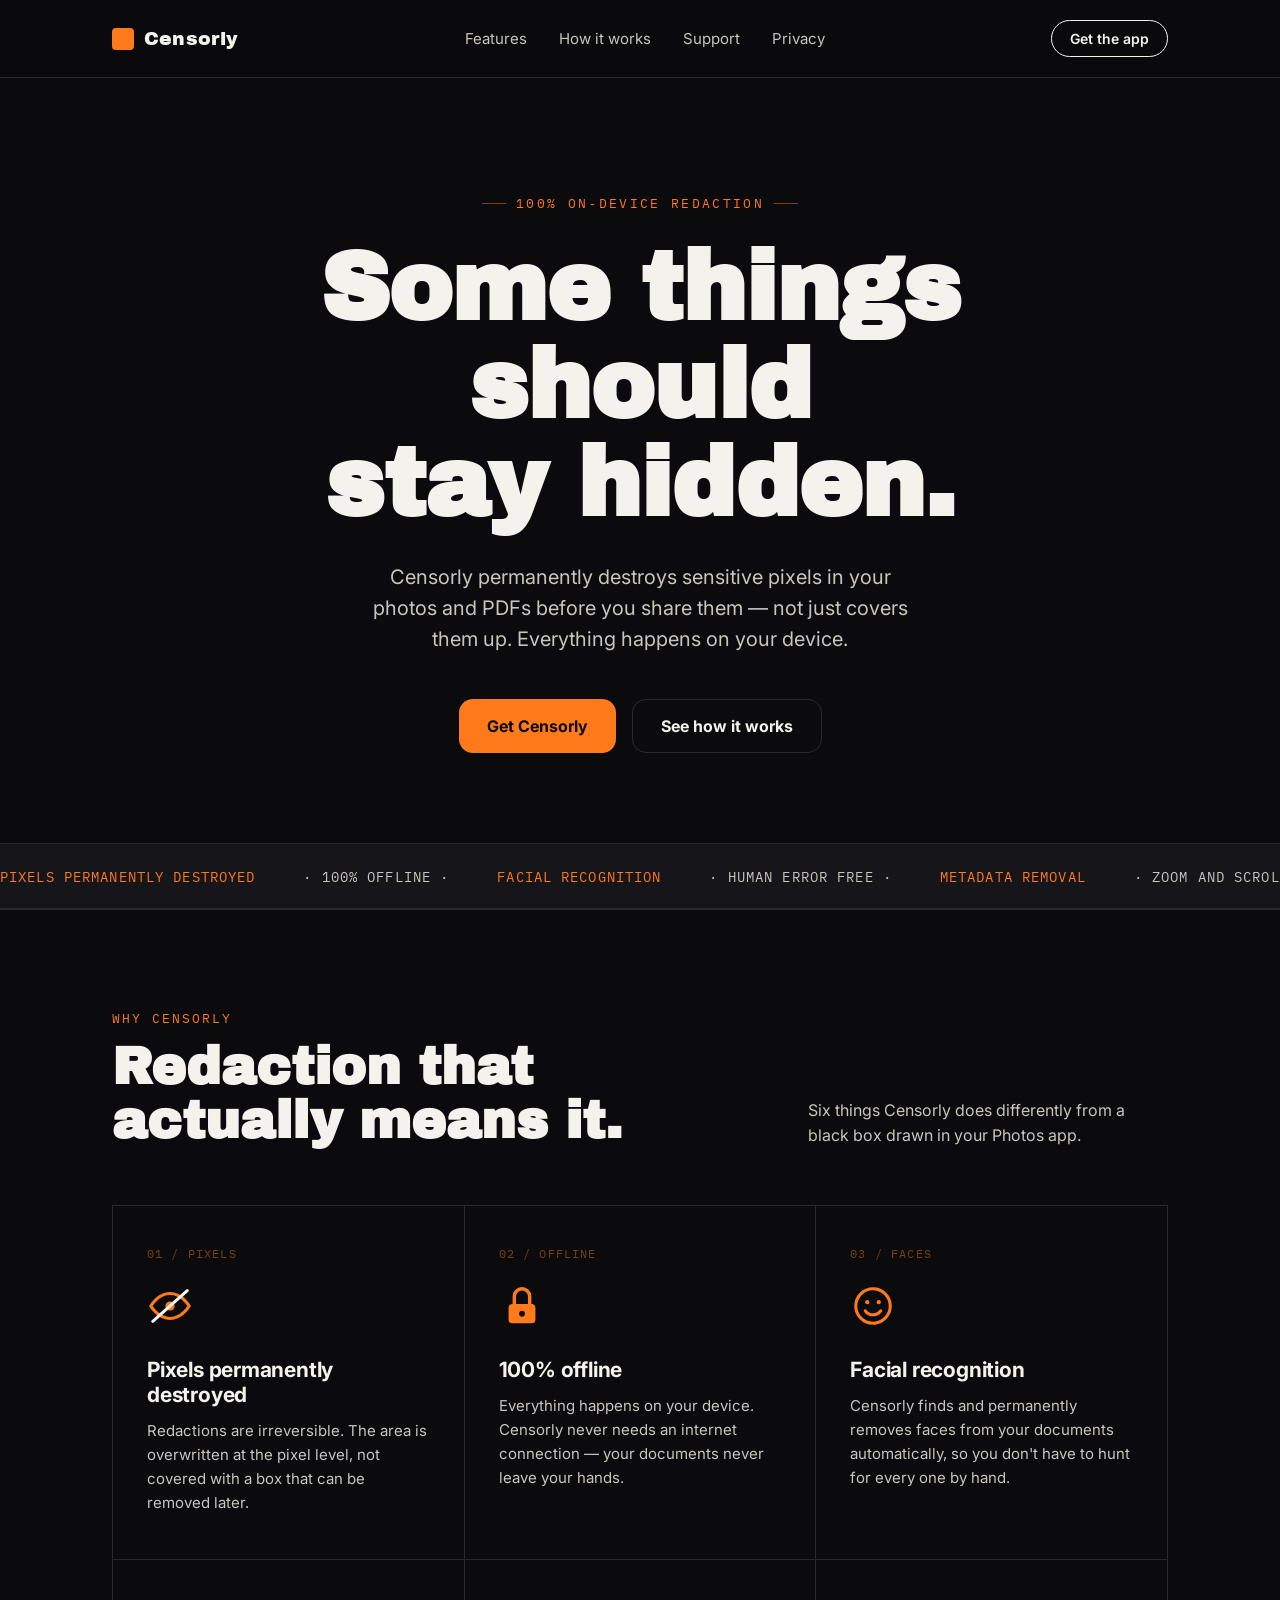
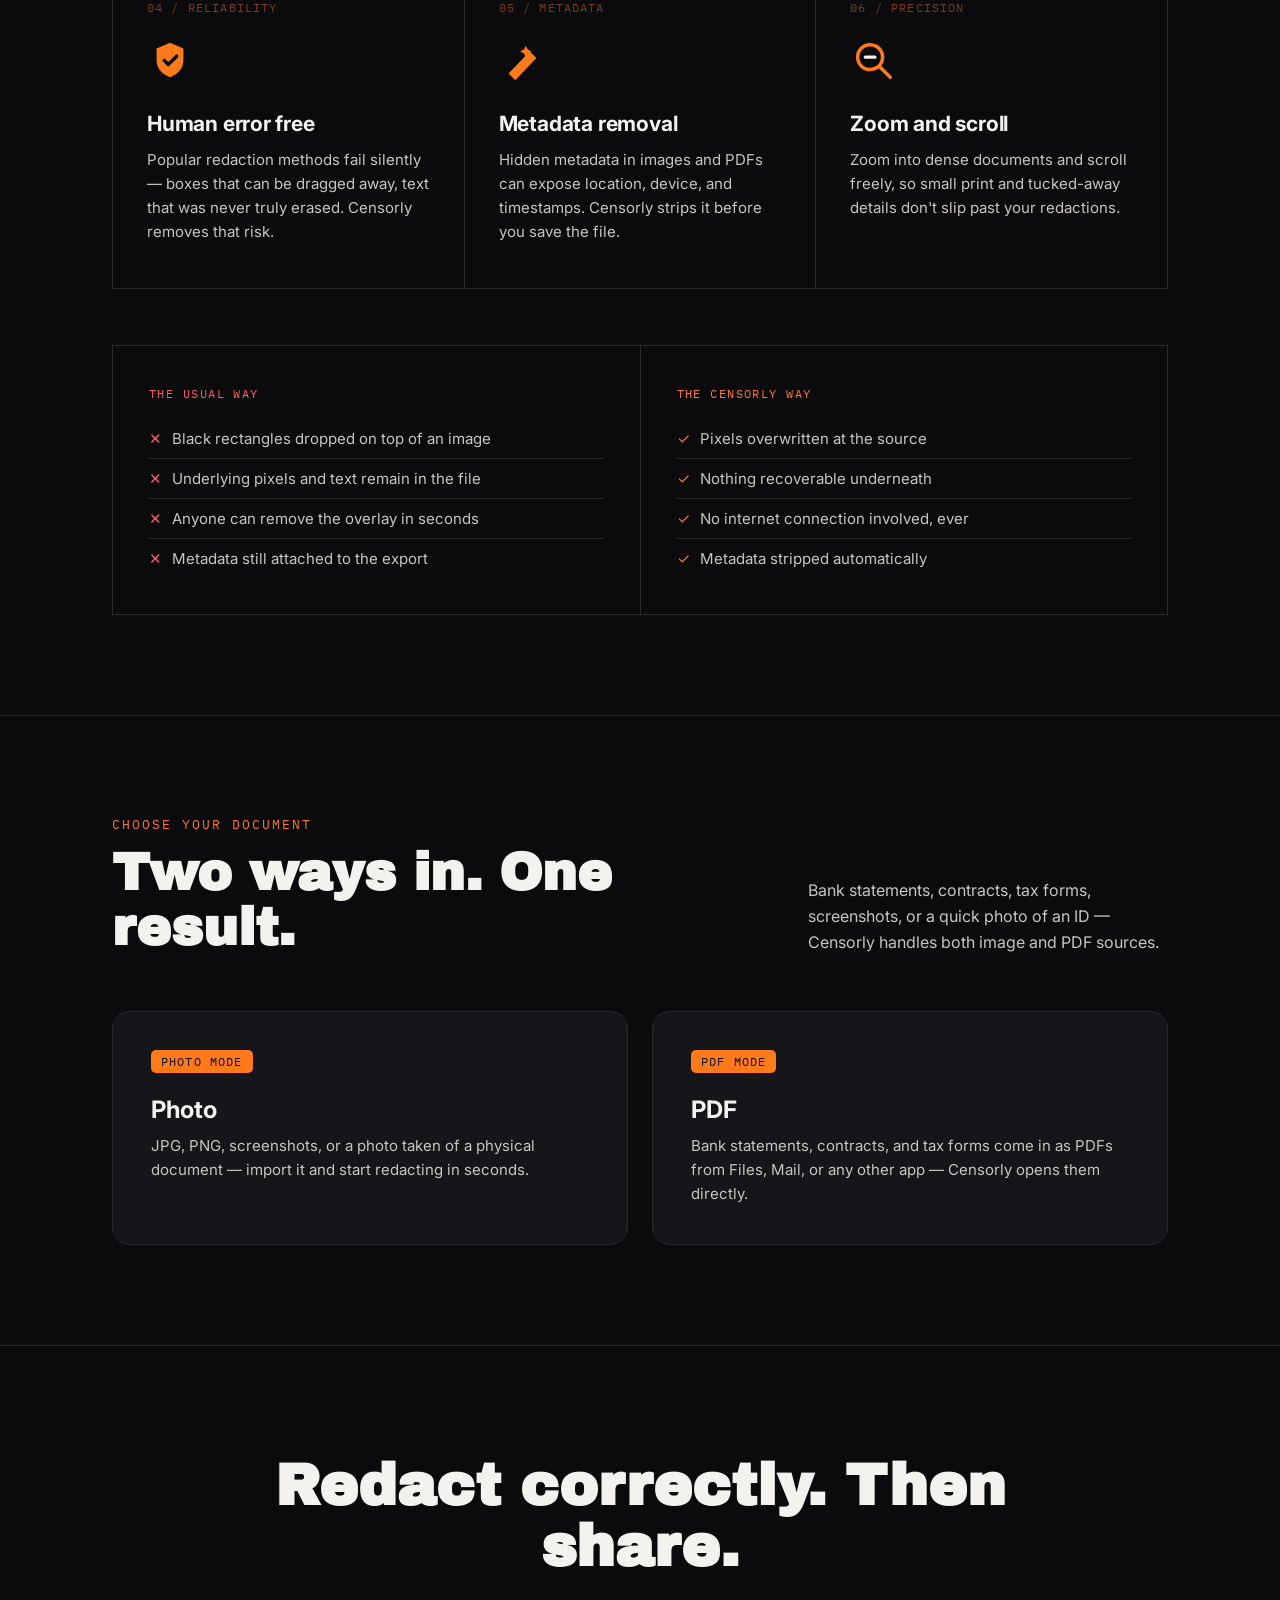
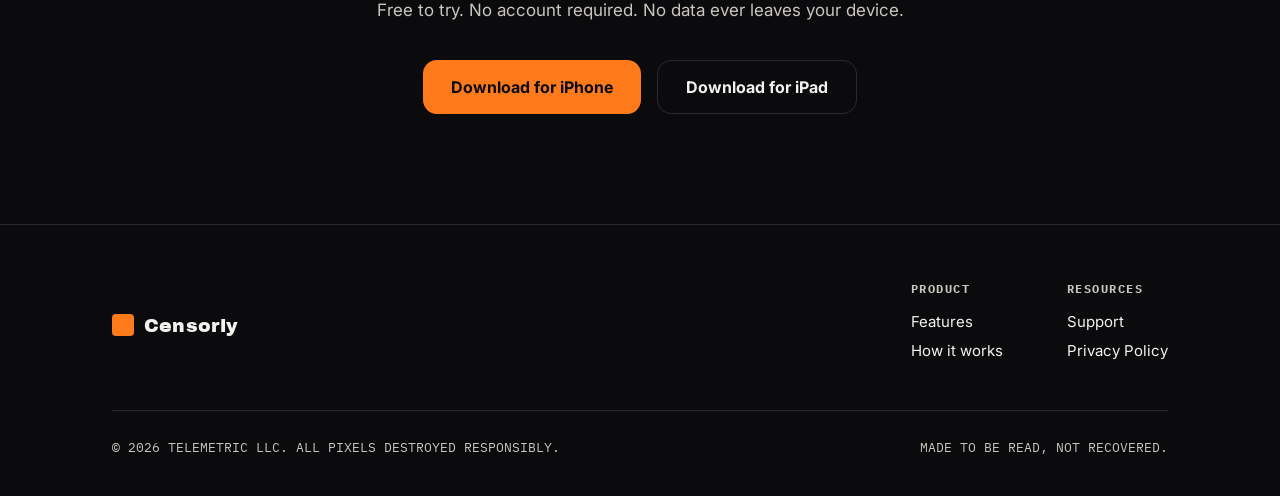
<file: index.html>
<!DOCTYPE html>
<html lang="en">
<head>
<meta charset="UTF-8" />
<meta name="viewport" content="width=device-width, initial-scale=1" />
<title>Censorly — Redact correctly before sharing</title>
<meta name="description" content="Censorly permanently destroys sensitive pixels in photos and PDFs, on-device, before you share them. No internet connection required, ever." />
<link rel="preconnect" href="https://fonts.googleapis.com">
<link href="https://fonts.googleapis.com/css2?family=Archivo+Black&family=IBM+Plex+Mono:wght@400;500&family=Inter:wght@400;500;600;700;800&display=swap" rel="stylesheet">
<link rel="stylesheet" href="assets/style.css">
</head>
<body>

  <nav class="nav">
    <div class="nav-inner">
      <a href="index.html" class="brand"><span class="mark"></span> Censorly</a>
      <div class="nav-links">
        <a href="#features">Features</a>
        <a href="#how-it-works">How it works</a>
        <a href="support.html">Support</a>
        <a href="privacy.html">Privacy</a>
      </div>
      <a href="#get" class="nav-cta">Get the app</a>
    </div>
  </nav>

  <header class="hero">
    <div class="wrap">
      <span class="eyebrow">100% on‑device redaction</span>
      <h1>
        Some things should<br>
        stay <span class="redact-line">hidden<span class="redact-bar" aria-hidden="true"></span></span>.
      </h1>
      <p class="sub">Censorly permanently destroys sensitive pixels in your photos and PDFs before you share them — not just covers them up. Everything happens on your device.</p>
      <div class="hero-ctas">
        <a href="#get" class="btn btn-primary">Get Censorly</a>
        <a href="#how-it-works" class="btn btn-ghost">See how it works</a>
      </div>
    </div>
  </header>

  <div class="marquee" aria-hidden="true">
    <div class="marquee-track">
      <span>PIXELS PERMANENTLY DESTROYED</span> · 100% OFFLINE · <span>FACIAL RECOGNITION</span> · HUMAN ERROR FREE · <span>METADATA REMOVAL</span> · ZOOM AND SCROLL ·
      <span>PIXELS PERMANENTLY DESTROYED</span> · 100% OFFLINE · <span>FACIAL RECOGNITION</span> · HUMAN ERROR FREE · <span>METADATA REMOVAL</span> · ZOOM AND SCROLL ·
    </div>
  </div>

  <section id="features">
    <div class="wrap">
      <div class="section-head">
        <div>
          <span class="section-tag">Why Censorly</span>
          <h2>Redaction that actually means it.</h2>
        </div>
        <p class="desc">Six things Censorly does differently from a black box drawn in your Photos app.</p>
      </div>

      <div class="feature-grid">

        <div class="feature">
          <span class="tab">01 / PIXELS</span>
          <svg class="glyph" viewBox="0 0 24 24" fill="none">
            <path d="M2 12s3.6-6.5 10-6.5S22 12 22 12s-3.6 6.5-10 6.5S2 12 2 12z" stroke="#FF7A1A" stroke-width="1.6"/>
            <circle cx="12" cy="12" r="2.4" fill="#FF7A1A"/>
            <line x1="3" y1="20" x2="21" y2="4" stroke="#F4F2ED" stroke-width="1.6" stroke-linecap="round"/>
          </svg>
          <h3>Pixels permanently destroyed</h3>
          <p>Redactions are irreversible. The area is overwritten at the pixel level, not covered with a box that can be removed later.</p>
        </div>

        <div class="feature">
          <span class="tab">02 / OFFLINE</span>
          <svg class="glyph" viewBox="0 0 24 24" fill="none">
            <rect x="5" y="11" width="14" height="10" rx="2" fill="#FF7A1A"/>
            <path d="M8 11V7a4 4 0 0 1 8 0v4" stroke="#FF7A1A" stroke-width="1.8" stroke-linecap="round"/>
            <circle cx="12" cy="16" r="1.5" fill="#0B0B0D"/>
          </svg>
          <h3>100% offline</h3>
          <p>Everything happens on your device. Censorly never needs an internet connection — your documents never leave your hands.</p>
        </div>

        <div class="feature">
          <span class="tab">03 / FACES</span>
          <svg class="glyph" viewBox="0 0 24 24" fill="none">
            <circle cx="12" cy="12" r="9" stroke="#FF7A1A" stroke-width="1.6"/>
            <circle cx="9" cy="10" r="1.1" fill="#FF7A1A"/>
            <circle cx="15" cy="10" r="1.1" fill="#FF7A1A"/>
            <path d="M8 14.5c1 1.4 2.4 2.1 4 2.1s3-0.7 4-2.1" stroke="#FF7A1A" stroke-width="1.6" stroke-linecap="round" fill="none"/>
          </svg>
          <h3>Facial recognition</h3>
          <p>Censorly finds and permanently removes faces from your documents automatically, so you don't have to hunt for every one by hand.</p>
        </div>

        <div class="feature">
          <span class="tab">04 / RELIABILITY</span>
          <svg class="glyph" viewBox="0 0 24 24" fill="none">
            <path d="M12 3l7 3v6c0 4.5-3 7.5-7 9-4-1.5-7-4.5-7-9V6l7-3z" fill="#FF7A1A"/>
            <path d="M9 12.2l2.1 2.1L15.5 10" stroke="#0B0B0D" stroke-width="1.8" stroke-linecap="round" stroke-linejoin="round" fill="none"/>
          </svg>
          <h3>Human error free</h3>
          <p>Popular redaction methods fail silently — boxes that can be dragged away, text that was never truly erased. Censorly removes that risk.</p>
        </div>

        <div class="feature">
          <span class="tab">05 / METADATA</span>
          <svg class="glyph" viewBox="0 0 24 24" fill="none">
            <path d="M5 19l11-11.5L19.5 11 8.5 22.5z" fill="#FF7A1A"/>
            <path d="M14 4.5l1 2 2 1-2 1-1 2-1-2-2-1 2-1z" fill="#FF7A1A"/>
          </svg>
          <h3>Metadata removal</h3>
          <p>Hidden metadata in images and PDFs can expose location, device, and timestamps. Censorly strips it before you save the file.</p>
        </div>

        <div class="feature">
          <span class="tab">06 / PRECISION</span>
          <svg class="glyph" viewBox="0 0 24 24" fill="none">
            <circle cx="10.5" cy="10.5" r="6.5" stroke="#FF7A1A" stroke-width="1.8"/>
            <line x1="15.5" y1="15.5" x2="21" y2="21" stroke="#FF7A1A" stroke-width="1.8" stroke-linecap="round"/>
            <line x1="8" y1="10.5" x2="13" y2="10.5" stroke="#F4F2ED" stroke-width="1.6" stroke-linecap="round"/>
          </svg>
          <h3>Zoom and scroll</h3>
          <p>Zoom into dense documents and scroll freely, so small print and tucked-away details don't slip past your redactions.</p>
        </div>

      </div>

      <div class="compare">
        <div class="bad">
          <span class="label">The usual way</span>
          <ul>
            <li>Black rectangles dropped on top of an image</li>
            <li>Underlying pixels and text remain in the file</li>
            <li>Anyone can remove the overlay in seconds</li>
            <li>Metadata still attached to the export</li>
          </ul>
        </div>
        <div class="good">
          <span class="label">The Censorly way</span>
          <ul>
            <li>Pixels overwritten at the source</li>
            <li>Nothing recoverable underneath</li>
            <li>No internet connection involved, ever</li>
            <li>Metadata stripped automatically</li>
          </ul>
        </div>
      </div>
    </div>
  </section>

  <section id="how-it-works">
    <div class="wrap">
      <div class="section-head">
        <div>
          <span class="section-tag">Choose your document</span>
          <h2>Two ways in. One result.</h2>
        </div>
        <p class="desc">Bank statements, contracts, tax forms, screenshots, or a quick photo of an ID — Censorly handles both image and PDF sources.</p>
      </div>

      <div class="steps">
        <div class="step-card">
          <span class="stamp">PHOTO MODE</span>
          <h3>Photo</h3>
          <p>JPG, PNG, screenshots, or a photo taken of a physical document — import it and start redacting in seconds.</p>
        </div>
        <div class="step-card">
          <span class="stamp">PDF MODE</span>
          <h3>PDF</h3>
          <p>Bank statements, contracts, and tax forms come in as PDFs from Files, Mail, or any other app — Censorly opens them directly.</p>
        </div>
      </div>
    </div>
  </section>

  <section id="get" class="cta-band">
    <div class="wrap">
      <h2>Redact correctly. Then share.</h2>
      <p>Free to try. No account required. No data ever leaves your device.</p>
      <div class="hero-ctas">
        <a href="#" class="btn btn-primary">Download for iPhone</a>
        <a href="#" class="btn btn-ghost">Download for iPad</a>
      </div>
    </div>
  </section>

  <footer>
    <div class="wrap">
      <div class="footer-grid">
        <a href="index.html" class="brand"><span class="mark"></span> Censorly</a>
        <div class="footer-cols">
          <div class="footer-col">
            <h4>Product</h4>
            <a href="#features">Features</a>
            <a href="#how-it-works">How it works</a>
          </div>
          <div class="footer-col">
            <h4>Resources</h4>
            <a href="support.html">Support</a>
            <a href="privacy.html">Privacy Policy</a>
          </div>
        </div>
      </div>
      <div class="footer-bottom">
        <span>© 2026 TELEMETRIC LLC. ALL PIXELS DESTROYED RESPONSIBLY.</span>
        <span>MADE TO BE READ, NOT RECOVERED.</span>
      </div>
    </div>
  </footer>

</body>
</html>
</file>
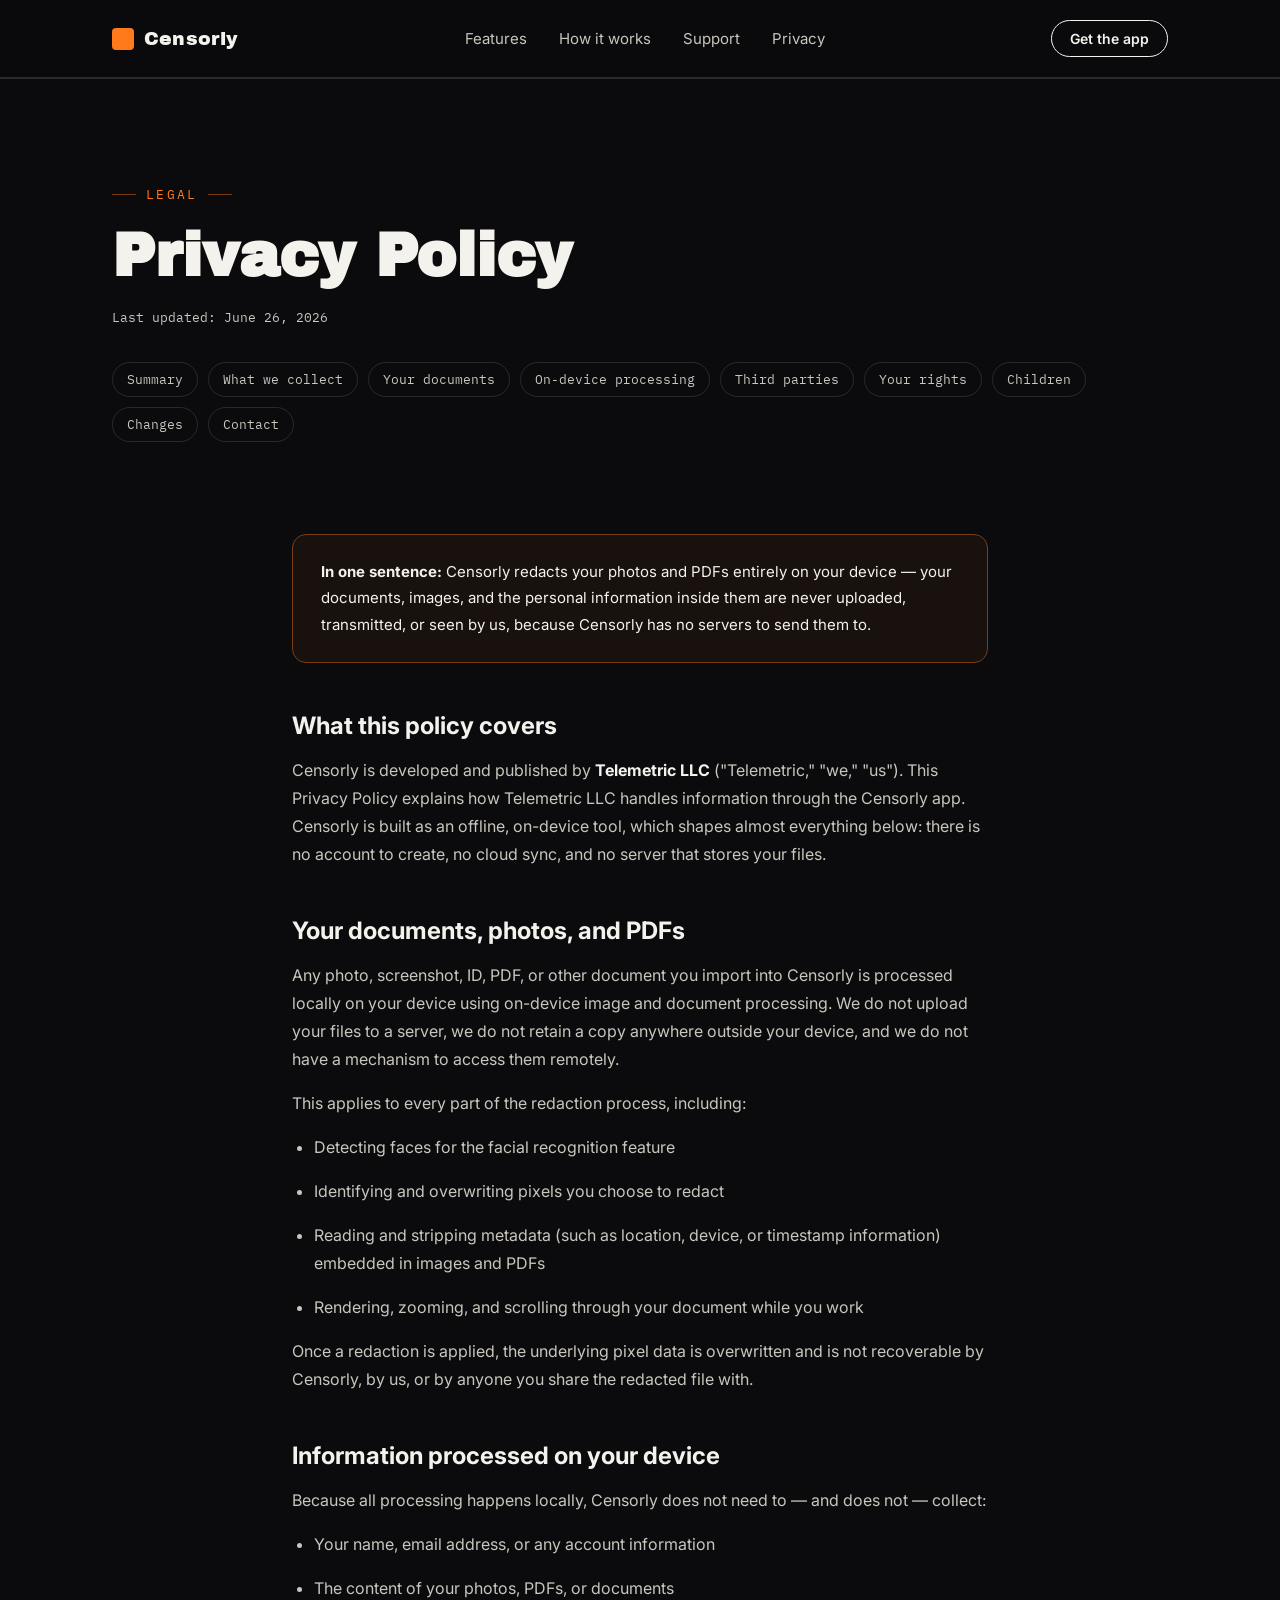
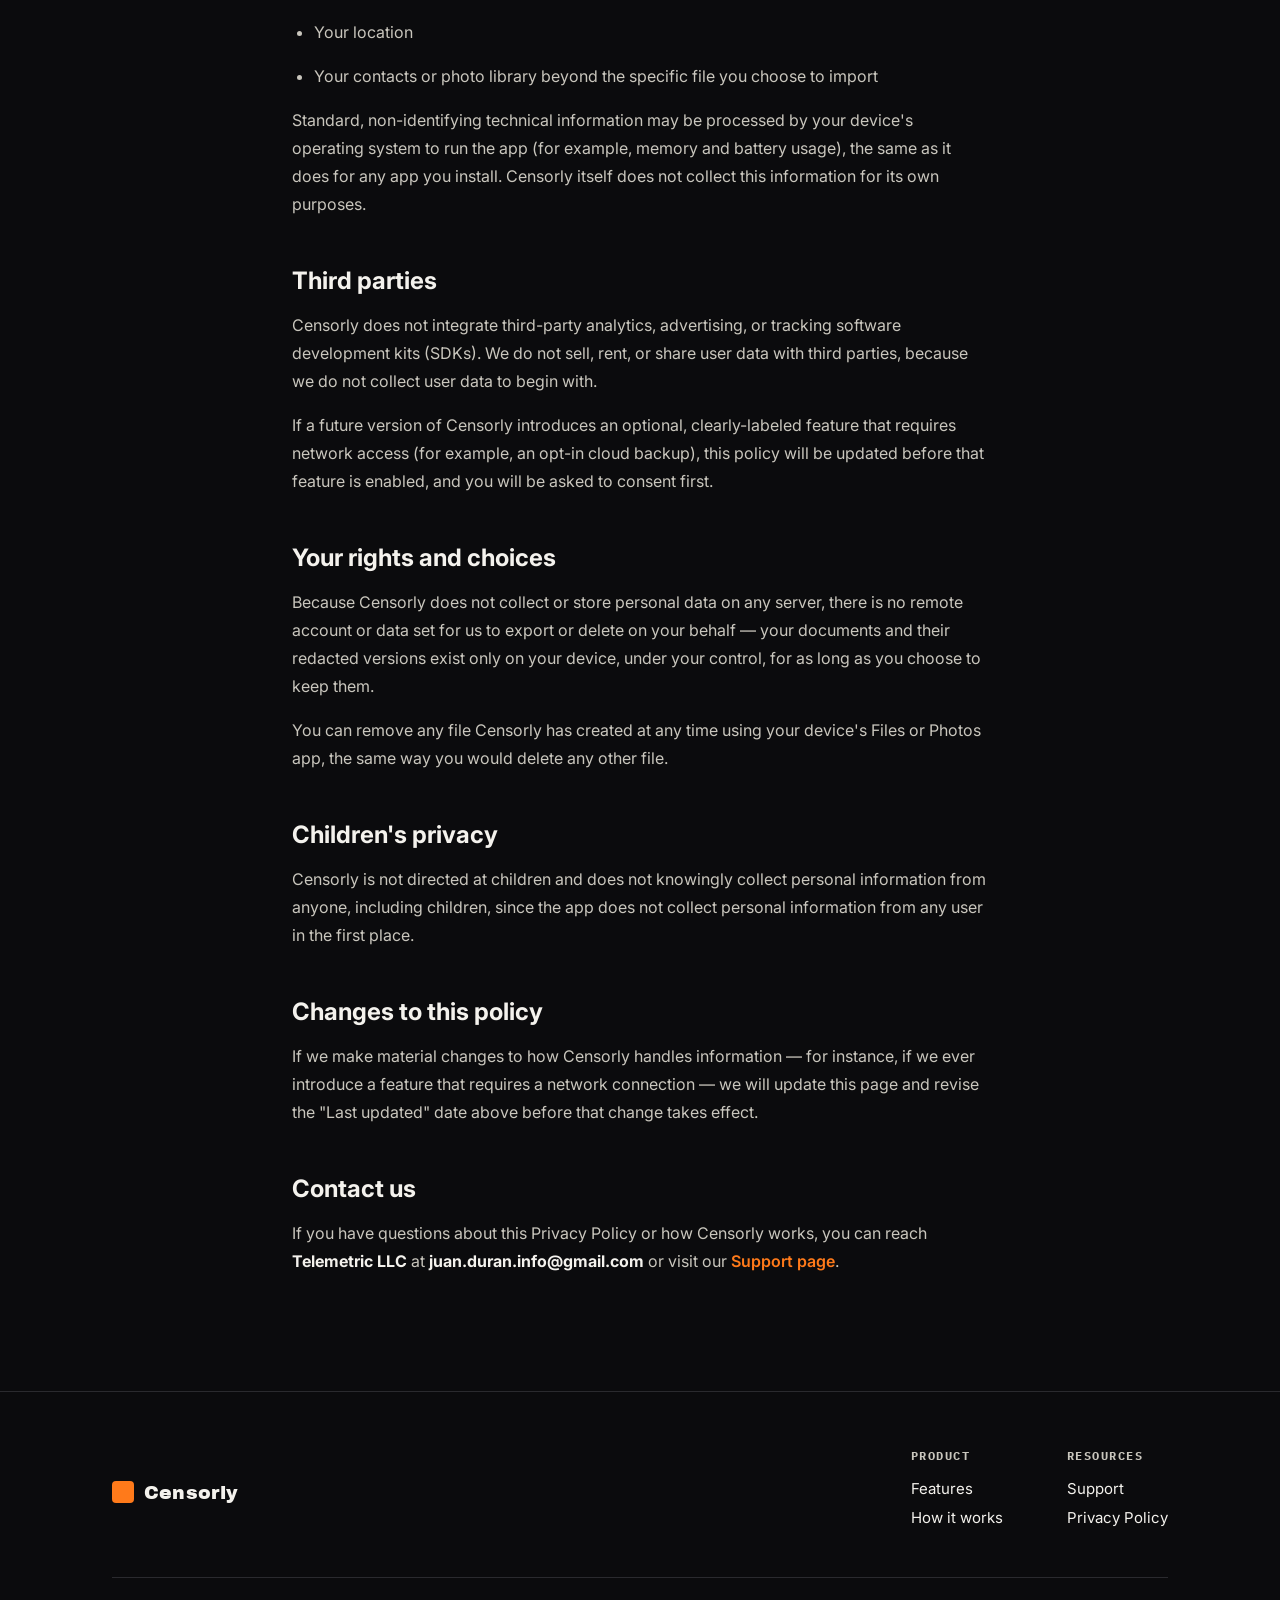
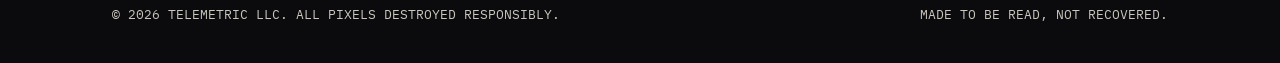
<file: privacy.html>
<!DOCTYPE html>
<html lang="en">
<head>
<meta charset="UTF-8" />
<meta name="viewport" content="width=device-width, initial-scale=1" />
<title>Privacy Policy — Censorly</title>
<meta name="description" content="Telemetric LLC's privacy policy for Censorly. Censorly processes documents entirely on your device and does not collect or transmit your content anywhere." />
<link rel="preconnect" href="https://fonts.googleapis.com">
<link href="https://fonts.googleapis.com/css2?family=Archivo+Black&family=IBM+Plex+Mono:wght@400;500&family=Inter:wght@400;500;600;700;800&display=swap" rel="stylesheet">
<link rel="stylesheet" href="assets/style.css">
</head>
<body>

  <nav class="nav">
    <div class="nav-inner">
      <a href="index.html" class="brand"><span class="mark"></span> Censorly</a>
      <div class="nav-links">
        <a href="index.html#features">Features</a>
        <a href="index.html#how-it-works">How it works</a>
        <a href="support.html">Support</a>
        <a href="privacy.html">Privacy</a>
      </div>
      <a href="index.html#get" class="nav-cta">Get the app</a>
    </div>
  </nav>

  <header class="doc-hero">
    <div class="wrap">
      <span class="eyebrow">Legal</span>
      <h1>Privacy Policy</h1>
      <span class="updated">Last updated: June 26, 2026</span>

      <div class="doc-toc">
        <a href="#summary">Summary</a>
        <a href="#what-we-collect">What we collect</a>
        <a href="#documents">Your documents</a>
        <a href="#device-data">On-device processing</a>
        <a href="#third-parties">Third parties</a>
        <a href="#your-rights">Your rights</a>
        <a href="#children">Children</a>
        <a href="#changes">Changes</a>
        <a href="#contact">Contact</a>
      </div>
    </div>
  </header>

  <div class="doc-body">
    <div class="wrap">

      <div class="callout" id="summary">
        <p><strong>In one sentence:</strong> Censorly redacts your photos and PDFs entirely on your device — your documents, images, and the personal information inside them are never uploaded, transmitted, or seen by us, because Censorly has no servers to send them to.</p>
      </div>

      <h2 id="what-we-collect">What this policy covers</h2>
      <p>Censorly is developed and published by <strong>Telemetric LLC</strong> ("Telemetric," "we," "us"). This Privacy Policy explains how Telemetric LLC handles information through the Censorly app. Censorly is built as an offline, on-device tool, which shapes almost everything below: there is no account to create, no cloud sync, and no server that stores your files.</p>

      <h2 id="documents">Your documents, photos, and PDFs</h2>
      <p>Any photo, screenshot, ID, PDF, or other document you import into Censorly is processed locally on your device using on-device image and document processing. We do not upload your files to a server, we do not retain a copy anywhere outside your device, and we do not have a mechanism to access them remotely.</p>
      <p>This applies to every part of the redaction process, including:</p>
      <ul>
        <li>Detecting faces for the facial recognition feature</li>
        <li>Identifying and overwriting pixels you choose to redact</li>
        <li>Reading and stripping metadata (such as location, device, or timestamp information) embedded in images and PDFs</li>
        <li>Rendering, zooming, and scrolling through your document while you work</li>
      </ul>
      <p>Once a redaction is applied, the underlying pixel data is overwritten and is not recoverable by Censorly, by us, or by anyone you share the redacted file with.</p>

      <h2 id="device-data">Information processed on your device</h2>
      <p>Because all processing happens locally, Censorly does not need to — and does not — collect:</p>
      <ul>
        <li>Your name, email address, or any account information</li>
        <li>The content of your photos, PDFs, or documents</li>
        <li>Your location</li>
        <li>Your contacts or photo library beyond the specific file you choose to import</li>
      </ul>
      <p>Standard, non-identifying technical information may be processed by your device's operating system to run the app (for example, memory and battery usage), the same as it does for any app you install. Censorly itself does not collect this information for its own purposes.</p>

      <h2 id="third-parties">Third parties</h2>
      <p>Censorly does not integrate third-party analytics, advertising, or tracking software development kits (SDKs). We do not sell, rent, or share user data with third parties, because we do not collect user data to begin with.</p>
      <p>If a future version of Censorly introduces an optional, clearly-labeled feature that requires network access (for example, an opt-in cloud backup), this policy will be updated before that feature is enabled, and you will be asked to consent first.</p>

      <h2 id="your-rights">Your rights and choices</h2>
      <p>Because Censorly does not collect or store personal data on any server, there is no remote account or data set for us to export or delete on your behalf — your documents and their redacted versions exist only on your device, under your control, for as long as you choose to keep them.</p>
      <p>You can remove any file Censorly has created at any time using your device's Files or Photos app, the same way you would delete any other file.</p>

      <h2 id="children">Children's privacy</h2>
      <p>Censorly is not directed at children and does not knowingly collect personal information from anyone, including children, since the app does not collect personal information from any user in the first place.</p>

      <h2 id="changes">Changes to this policy</h2>
      <p>If we make material changes to how Censorly handles information — for instance, if we ever introduce a feature that requires a network connection — we will update this page and revise the "Last updated" date above before that change takes effect.</p>

      <h2 id="contact">Contact us</h2>
      <p>If you have questions about this Privacy Policy or how Censorly works, you can reach <strong>Telemetric LLC</strong> at <strong>juan.duran.info@gmail.com</strong> or visit our <a href="support.html" style="color:var(--tape); font-weight:600;">Support page</a>.</p>

    </div>
  </div>

  <footer>
    <div class="wrap">
      <div class="footer-grid">
        <a href="index.html" class="brand"><span class="mark"></span> Censorly</a>
        <div class="footer-cols">
          <div class="footer-col">
            <h4>Product</h4>
            <a href="index.html#features">Features</a>
            <a href="index.html#how-it-works">How it works</a>
          </div>
          <div class="footer-col">
            <h4>Resources</h4>
            <a href="support.html">Support</a>
            <a href="privacy.html">Privacy Policy</a>
          </div>
        </div>
      </div>
      <div class="footer-bottom">
        <span>© 2026 TELEMETRIC LLC. ALL PIXELS DESTROYED RESPONSIBLY.</span>
        <span>MADE TO BE READ, NOT RECOVERED.</span>
      </div>
    </div>
  </footer>

</body>
</html>
</file>
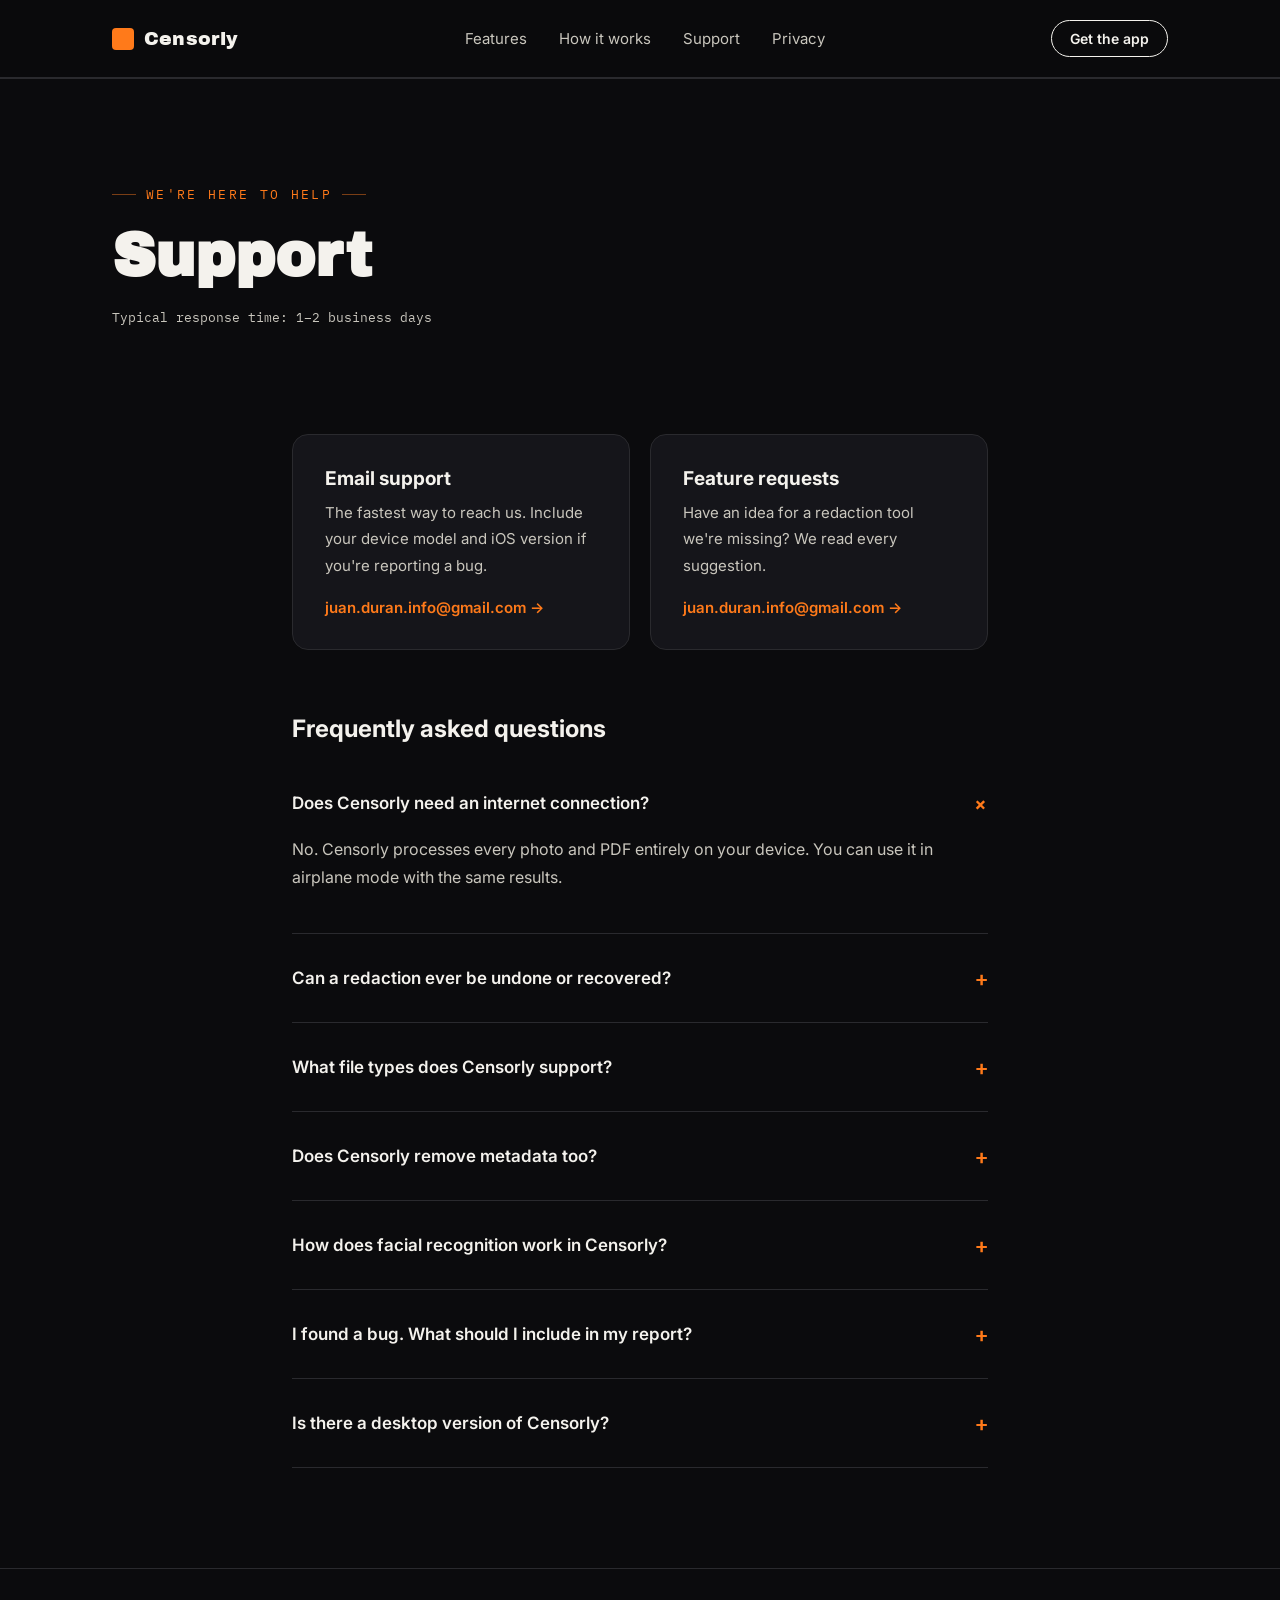
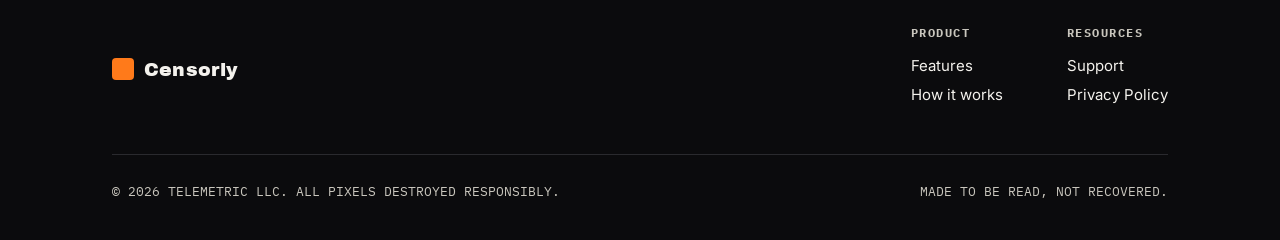
<file: support.html>
<!DOCTYPE html>
<html lang="en">
<head>
<meta charset="UTF-8" />
<meta name="viewport" content="width=device-width, initial-scale=1" />
<title>Support — Censorly</title>
<meta name="description" content="Get help with Censorly: frequently asked questions and ways to contact the team." />
<link rel="preconnect" href="https://fonts.googleapis.com">
<link href="https://fonts.googleapis.com/css2?family=Archivo+Black&family=IBM+Plex+Mono:wght@400;500&family=Inter:wght@400;500;600;700;800&display=swap" rel="stylesheet">
<link rel="stylesheet" href="assets/style.css">
</head>
<body>

  <nav class="nav">
    <div class="nav-inner">
      <a href="index.html" class="brand"><span class="mark"></span> Censorly</a>
      <div class="nav-links">
        <a href="index.html#features">Features</a>
        <a href="index.html#how-it-works">How it works</a>
        <a href="support.html">Support</a>
        <a href="privacy.html">Privacy</a>
      </div>
      <a href="index.html#get" class="nav-cta">Get the app</a>
    </div>
  </nav>

  <header class="doc-hero">
    <div class="wrap">
      <span class="eyebrow">We're here to help</span>
      <h1>Support</h1>
      <span class="updated">Typical response time: 1–2 business days</span>
    </div>
  </header>

  <div class="doc-body">
    <div class="wrap">

      <div class="support-grid">
        <div class="support-card">
          <h3>Email support</h3>
          <p>The fastest way to reach us. Include your device model and iOS version if you're reporting a bug.</p>
          <a class="link" href="mailto:juan.duran.info@gmail.com">juan.duran.info@gmail.com →</a>
        </div>
        <div class="support-card">
          <h3>Feature requests</h3>
          <p>Have an idea for a redaction tool we're missing? We read every suggestion.</p>
          <a class="link" href="mailto:juan.duran.info@gmail.com">juan.duran.info@gmail.com →</a>
        </div>
      </div>

      <h2 style="margin-top:64px;">Frequently asked questions</h2>

      <details class="faq-item" open>
        <summary>Does Censorly need an internet connection?</summary>
        <p>No. Censorly processes every photo and PDF entirely on your device. You can use it in airplane mode with the same results.</p>
      </details>

      <details class="faq-item">
        <summary>Can a redaction ever be undone or recovered?</summary>
        <p>No. Censorly overwrites the underlying pixels rather than placing a box on top of them. Once applied and saved, the original content is not recoverable from the exported file.</p>
      </details>

      <details class="faq-item">
        <summary>What file types does Censorly support?</summary>
        <p>Photos in JPG and PNG format — including screenshots and photos of physical documents — and PDF files such as bank statements, contracts, and tax forms.</p>
      </details>

      <details class="faq-item">
        <summary>Does Censorly remove metadata too?</summary>
        <p>Yes. Metadata embedded in images and PDFs — such as location, device information, and timestamps — is stripped automatically before you save your redacted file.</p>
      </details>

      <details class="faq-item">
        <summary>How does facial recognition work in Censorly?</summary>
        <p>Censorly scans your document on-device to locate faces, then lets you remove them permanently along with any other sensitive areas you select. No facial data is ever sent off your device.</p>
      </details>

      <details class="faq-item">
        <summary>I found a bug. What should I include in my report?</summary>
        <p>Email support@censorly-app.com with a short description of what happened, your device model, your iOS version, and a screenshot if possible. That's usually enough for us to reproduce most issues quickly.</p>
      </details>

      <details class="faq-item">
        <summary>Is there a desktop version of Censorly?</summary>
        <p>Yes — Censorly is also available as a Desktop App, so you can redact documents on your Mac or PC using the same on-device approach.</p>
      </details>

    </div>
  </div>

  <footer>
    <div class="wrap">
      <div class="footer-grid">
        <a href="index.html" class="brand"><span class="mark"></span> Censorly</a>
        <div class="footer-cols">
          <div class="footer-col">
            <h4>Product</h4>
            <a href="index.html#features">Features</a>
            <a href="index.html#how-it-works">How it works</a>
          </div>
          <div class="footer-col">
            <h4>Resources</h4>
            <a href="support.html">Support</a>
            <a href="privacy.html">Privacy Policy</a>
          </div>
        </div>
      </div>
      <div class="footer-bottom">
        <span>© 2026 TELEMETRIC LLC. ALL PIXELS DESTROYED RESPONSIBLY.</span>
        <span>MADE TO BE READ, NOT RECOVERED.</span>
      </div>
    </div>
  </footer>

</body>
</html>
</file>
<file: assets/style.css>
/* ===========================================================
   Censorly — shared stylesheet
   Palette: ink #0B0B0D, paper #F4F2ED, tape #FF7A1A, line #2A2A2E
   Display: Archivo Black / body: Inter / mono: IBM Plex Mono
=========================================================== */

:root {
  --ink: #0b0b0d;
  --ink-soft: #15151a;
  --paper: #f4f2ed;
  --paper-dim: #c9c6bd;
  --tape: #ff7a1a;
  --tape-dim: #7a3e15;
  --line: #2a2a2e;
  --line-light: #ddd9cf;
  --mono: "IBM Plex Mono", ui-monospace, monospace;
  --body: "Inter", -apple-system, "Segoe UI", sans-serif;
  --display: "Archivo Black", "Inter", sans-serif;
}

* { margin: 0; padding: 0; box-sizing: border-box; }

html { scroll-behavior: smooth; }

body {
  background: var(--ink);
  color: var(--paper);
  font-family: var(--body);
  -webkit-font-smoothing: antialiased;
  overflow-x: hidden;
}

@media (prefers-reduced-motion: reduce) {
  * { animation-duration: 0.01ms !important; animation-iteration-count: 1 !important; transition-duration: 0.01ms !important; }
}

a { color: inherit; text-decoration: none; }
a:focus-visible, button:focus-visible { outline: 2px solid var(--tape); outline-offset: 3px; }

/* ---------- Layout shells ---------- */
.wrap {
  max-width: 1120px;
  margin: 0 auto;
  padding: 0 32px;
}

/* ---------- Nav ---------- */
.nav {
  position: sticky;
  top: 0;
  z-index: 50;
  background: rgba(11, 11, 13, 0.86);
  backdrop-filter: blur(10px);
  border-bottom: 1px solid var(--line);
}

.nav-inner {
  max-width: 1120px;
  margin: 0 auto;
  padding: 20px 32px;
  display: flex;
  align-items: center;
  justify-content: space-between;
}

.brand {
  display: flex;
  align-items: center;
  gap: 10px;
  font-family: "Archivo Black", var(--display), sans-serif;
  font-weight: 400;
  font-size: 19px;
  letter-spacing: 0.01em;
}

.brand .mark {
  width: 22px;
  height: 22px;
  background: var(--tape);
  border-radius: 4px;
  display: inline-block;
}

.nav-links {
  display: flex;
  gap: 32px;
  font-size: 15px;
  color: var(--paper-dim);
}

.nav-links a:hover { color: var(--paper); }

.nav-cta {
  border: 1.5px solid var(--paper);
  padding: 9px 18px;
  border-radius: 999px;
  font-size: 14px;
  font-weight: 600;
}
.nav-cta:hover { background: var(--paper); color: var(--ink); }

@media (max-width: 700px) {
  .nav-links { display: none; }
}

/* ---------- Hero ---------- */
.hero {
  padding: 110px 0 90px;
  text-align: center;
  position: relative;
}

.eyebrow {
  font-family: var(--mono);
  font-size: 13px;
  letter-spacing: 0.18em;
  text-transform: uppercase;
  color: var(--tape);
  display: inline-flex;
  align-items: center;
  gap: 10px;
  margin-bottom: 28px;
}

.eyebrow::before, .eyebrow::after {
  content: "";
  width: 24px;
  height: 1px;
  background: var(--tape-dim);
}

.hero h1 {
  font-family: var(--display);
  font-size: clamp(40px, 8vw, 96px);
  line-height: 1.02;
  letter-spacing: -0.01em;
  margin: 0 auto 28px;
  max-width: 920px;
}

@media (max-width: 480px) {
  .hero h1 { font-size: 38px; }
}

.redact-line {
  display: inline-block;
  position: relative;
  white-space: nowrap;
  isolation: isolate;
}

.redact-bar {
  position: absolute;
  top: -4%;
  bottom: -4%;
  left: -3%;
  right: -3%;
  background: var(--ink-soft);
  border: 1px solid var(--line);
  transform-origin: left center;
  animation: lift 1.1s cubic-bezier(.65,0,.35,1) 0.5s forwards;
  z-index: 1;
}

.redact-bar::after {
  content: "REDACTED";
  position: absolute;
  inset: 0;
  display: flex;
  align-items: center;
  justify-content: center;
  font-family: var(--mono);
  font-size: 0.28em;
  letter-spacing: 0.15em;
  color: var(--tape-dim);
  opacity: 0.9;
  white-space: nowrap;
}

@keyframes lift {
  0%   { transform: scaleY(1); opacity: 1; }
  60%  { transform: scaleY(1); opacity: 1; }
  100% { transform: scaleY(0.02) translateY(40%); opacity: 0; }
}

.hero p.sub {
  font-size: clamp(17px, 2vw, 20px);
  color: var(--paper-dim);
  max-width: 560px;
  margin: 0 auto 44px;
  line-height: 1.55;
}

.hero-ctas {
  display: flex;
  gap: 16px;
  justify-content: center;
  flex-wrap: wrap;
}

.btn {
  display: inline-flex;
  align-items: center;
  gap: 10px;
  padding: 16px 28px;
  border-radius: 14px;
  font-weight: 700;
  font-size: 16px;
  cursor: pointer;
  border: none;
}

.btn-primary { background: var(--tape); color: var(--ink); }
.btn-primary:hover { background: #ff8c3a; }

.btn-ghost { background: transparent; color: var(--paper); border: 1.5px solid var(--line); }
.btn-ghost:hover { border-color: var(--paper); }

/* ---------- Section scaffolding ---------- */
section { padding: 100px 0; border-top: 1px solid var(--line); }

.section-head {
  display: flex;
  justify-content: space-between;
  align-items: flex-end;
  gap: 24px;
  margin-bottom: 56px;
  flex-wrap: wrap;
}

.section-tag {
  font-family: var(--mono);
  font-size: 12.5px;
  letter-spacing: 0.16em;
  text-transform: uppercase;
  color: var(--tape);
  margin-bottom: 14px;
  display: block;
}

.section-head h2 {
  font-family: var(--display);
  font-size: clamp(32px, 4.5vw, 52px);
  line-height: 1.05;
  max-width: 640px;
}

.section-head .desc {
  color: var(--paper-dim);
  max-width: 360px;
  font-size: 16px;
  line-height: 1.6;
}

/* ---------- Feature grid ---------- */
.feature-grid {
  display: grid;
  grid-template-columns: repeat(3, 1fr);
  gap: 1px;
  background: var(--line);
  border: 1px solid var(--line);
}

.feature {
  background: var(--ink);
  padding: 40px 34px 44px;
  position: relative;
  transition: background 0.25s ease;
}

.feature:hover { background: var(--ink-soft); }

.feature .tab {
  font-family: var(--mono);
  font-size: 11.5px;
  color: var(--tape-dim);
  letter-spacing: 0.1em;
  margin-bottom: 22px;
  display: block;
}

.feature .glyph {
  width: 46px;
  height: 46px;
  margin-bottom: 24px;
}

.feature h3 {
  font-size: 21px;
  font-weight: 700;
  margin-bottom: 12px;
  letter-spacing: -0.01em;
}

.feature p {
  color: var(--paper-dim);
  font-size: 15px;
  line-height: 1.6;
}

@media (max-width: 880px) {
  .feature-grid { grid-template-columns: repeat(2, 1fr); }
}
@media (max-width: 600px) {
  .feature-grid { grid-template-columns: 1fr; }
}

/* ---------- Comparison strip (Human Error Free) ---------- */
.compare {
  display: grid;
  grid-template-columns: 1fr 1fr;
  gap: 1px;
  background: var(--line);
  border: 1px solid var(--line);
  margin-top: 56px;
}

.compare > div { background: var(--ink); padding: 36px; }

.compare .label {
  font-family: var(--mono);
  font-size: 12px;
  letter-spacing: 0.12em;
  text-transform: uppercase;
  margin-bottom: 18px;
  display: inline-block;
}

.compare .bad .label { color: #ff5d5d; }
.compare .good .label { color: var(--tape); }

.compare ul { list-style: none; }
.compare li {
  font-size: 15px;
  color: var(--paper-dim);
  padding: 10px 0;
  border-top: 1px solid var(--line);
  display: flex;
  gap: 10px;
}
.compare li:first-of-type { border-top: none; }
.compare .bad li::before { content: "✕"; color: #ff5d5d; }
.compare .good li::before { content: "✓"; color: var(--tape); }

@media (max-width: 700px) {
  .compare { grid-template-columns: 1fr; }
}

/* ---------- Strip / marquee ---------- */
.marquee {
  border-top: 1px solid var(--line);
  border-bottom: 1px solid var(--line);
  padding: 22px 0;
  overflow: hidden;
  white-space: nowrap;
  background: var(--ink-soft);
}

.marquee-track {
  display: inline-flex;
  gap: 48px;
  animation: scroll 28s linear infinite;
  font-family: var(--mono);
  font-size: 14px;
  letter-spacing: 0.08em;
  text-transform: uppercase;
  color: var(--paper-dim);
}

.marquee-track span { color: var(--tape); }

@keyframes scroll {
  from { transform: translateX(0); }
  to   { transform: translateX(-50%); }
}

/* ---------- Steps (Choose Your Document) ---------- */
.steps {
  display: grid;
  grid-template-columns: repeat(2, 1fr);
  gap: 24px;
}

.step-card {
  border: 1px solid var(--line);
  border-radius: 18px;
  padding: 38px;
  background: var(--ink-soft);
}

.step-card .stamp {
  display: inline-block;
  font-family: var(--mono);
  font-size: 11.5px;
  letter-spacing: 0.1em;
  color: var(--ink);
  background: var(--tape);
  padding: 4px 10px;
  border-radius: 5px;
  margin-bottom: 22px;
}

.step-card h3 { font-size: 24px; margin-bottom: 10px; }
.step-card p { color: var(--paper-dim); font-size: 15px; line-height: 1.6; }

@media (max-width: 700px) {
  .steps { grid-template-columns: 1fr; }
}

/* ---------- CTA band ---------- */
.cta-band {
  text-align: center;
  padding: 110px 0;
  border-top: 1px solid var(--line);
}

.cta-band h2 {
  font-family: var(--display);
  font-size: clamp(34px, 5vw, 58px);
  margin-bottom: 22px;
  max-width: 760px;
  margin-inline: auto;
  line-height: 1.05;
}

.cta-band p { color: var(--paper-dim); margin-bottom: 40px; font-size: 17px; }

/* ---------- Footer ---------- */
footer {
  border-top: 1px solid var(--line);
  padding: 56px 0 40px;
}

.footer-grid {
  display: flex;
  justify-content: space-between;
  flex-wrap: wrap;
  gap: 32px;
  margin-bottom: 40px;
}

.footer-cols { display: flex; gap: 64px; flex-wrap: wrap; }

.footer-col h4 {
  font-family: var(--mono);
  font-size: 12px;
  letter-spacing: 0.12em;
  text-transform: uppercase;
  color: var(--paper-dim);
  margin-bottom: 16px;
}

.footer-col a {
  display: block;
  font-size: 15px;
  margin-bottom: 10px;
  color: var(--paper);
}
.footer-col a:hover { color: var(--tape); }

.footer-bottom {
  display: flex;
  justify-content: space-between;
  align-items: center;
  flex-wrap: wrap;
  gap: 16px;
  border-top: 1px solid var(--line);
  padding-top: 28px;
  font-size: 13px;
  color: var(--paper-dim);
  font-family: var(--mono);
}

@media (max-width: 700px) {
  .footer-grid, .footer-bottom { flex-direction: column; align-items: flex-start; }
}

/* ---------- Simple page (Privacy / Support) ---------- */
.doc-hero {
  padding: 100px 0 60px;
  border-top: 1px solid var(--line);
}

.doc-hero .eyebrow { margin-bottom: 22px; }

.doc-hero h1 {
  font-family: var(--display);
  font-size: clamp(36px, 6vw, 60px);
  line-height: 1.05;
  margin-bottom: 18px;
}

.doc-hero .updated {
  font-family: var(--mono);
  font-size: 13px;
  color: var(--paper-dim);
}

.doc-body {
  padding: 0 0 100px;
}

.doc-body .wrap {
  max-width: 760px;
}

.doc-body h2 {
  font-size: 24px;
  margin: 48px 0 16px;
  font-weight: 700;
}

.doc-body h2:first-child { margin-top: 0; }

.doc-body p, .doc-body li {
  color: var(--paper-dim);
  font-size: 16px;
  line-height: 1.75;
  margin-bottom: 16px;
}

.doc-body ul { padding-left: 22px; margin-bottom: 16px; }
.doc-body strong { color: var(--paper); }

.callout {
  border: 1px solid var(--tape-dim);
  background: rgba(255, 122, 26, 0.06);
  border-radius: 14px;
  padding: 24px 28px;
  margin: 32px 0;
}

.callout p { color: var(--paper); margin-bottom: 0; font-size: 15px; }

.doc-toc {
  display: flex;
  flex-wrap: wrap;
  gap: 10px;
  margin: 36px 0 0;
}

.doc-toc a {
  font-family: var(--mono);
  font-size: 13px;
  border: 1px solid var(--line);
  padding: 8px 14px;
  border-radius: 999px;
  color: var(--paper-dim);
}
.doc-toc a:hover { color: var(--paper); border-color: var(--paper-dim); }

/* Support page specifics */
.support-grid {
  display: grid;
  grid-template-columns: repeat(2, 1fr);
  gap: 20px;
  margin-top: 48px;
}

.support-card {
  border: 1px solid var(--line);
  border-radius: 16px;
  padding: 32px;
  background: var(--ink-soft);
}

.support-card h3 { font-size: 19px; margin-bottom: 10px; }
.support-card p { font-size: 15px; margin-bottom: 18px; }
.support-card a.link { color: var(--tape); font-weight: 600; font-size: 15px; }

@media (max-width: 700px) {
  .support-grid { grid-template-columns: 1fr; }
}

.faq-item {
  border-bottom: 1px solid var(--line);
  padding: 26px 0;
}
.faq-item summary {
  font-size: 17px;
  font-weight: 600;
  cursor: pointer;
  list-style: none;
  display: flex;
  justify-content: space-between;
  align-items: center;
}
.faq-item summary::-webkit-details-marker { display: none; }
.faq-item summary::after {
  content: "+";
  font-family: var(--mono);
  color: var(--tape);
  font-size: 22px;
  transition: transform 0.2s ease;
}
.faq-item[open] summary::after { transform: rotate(45deg); }
.faq-item p { margin-top: 14px; }
</file>
